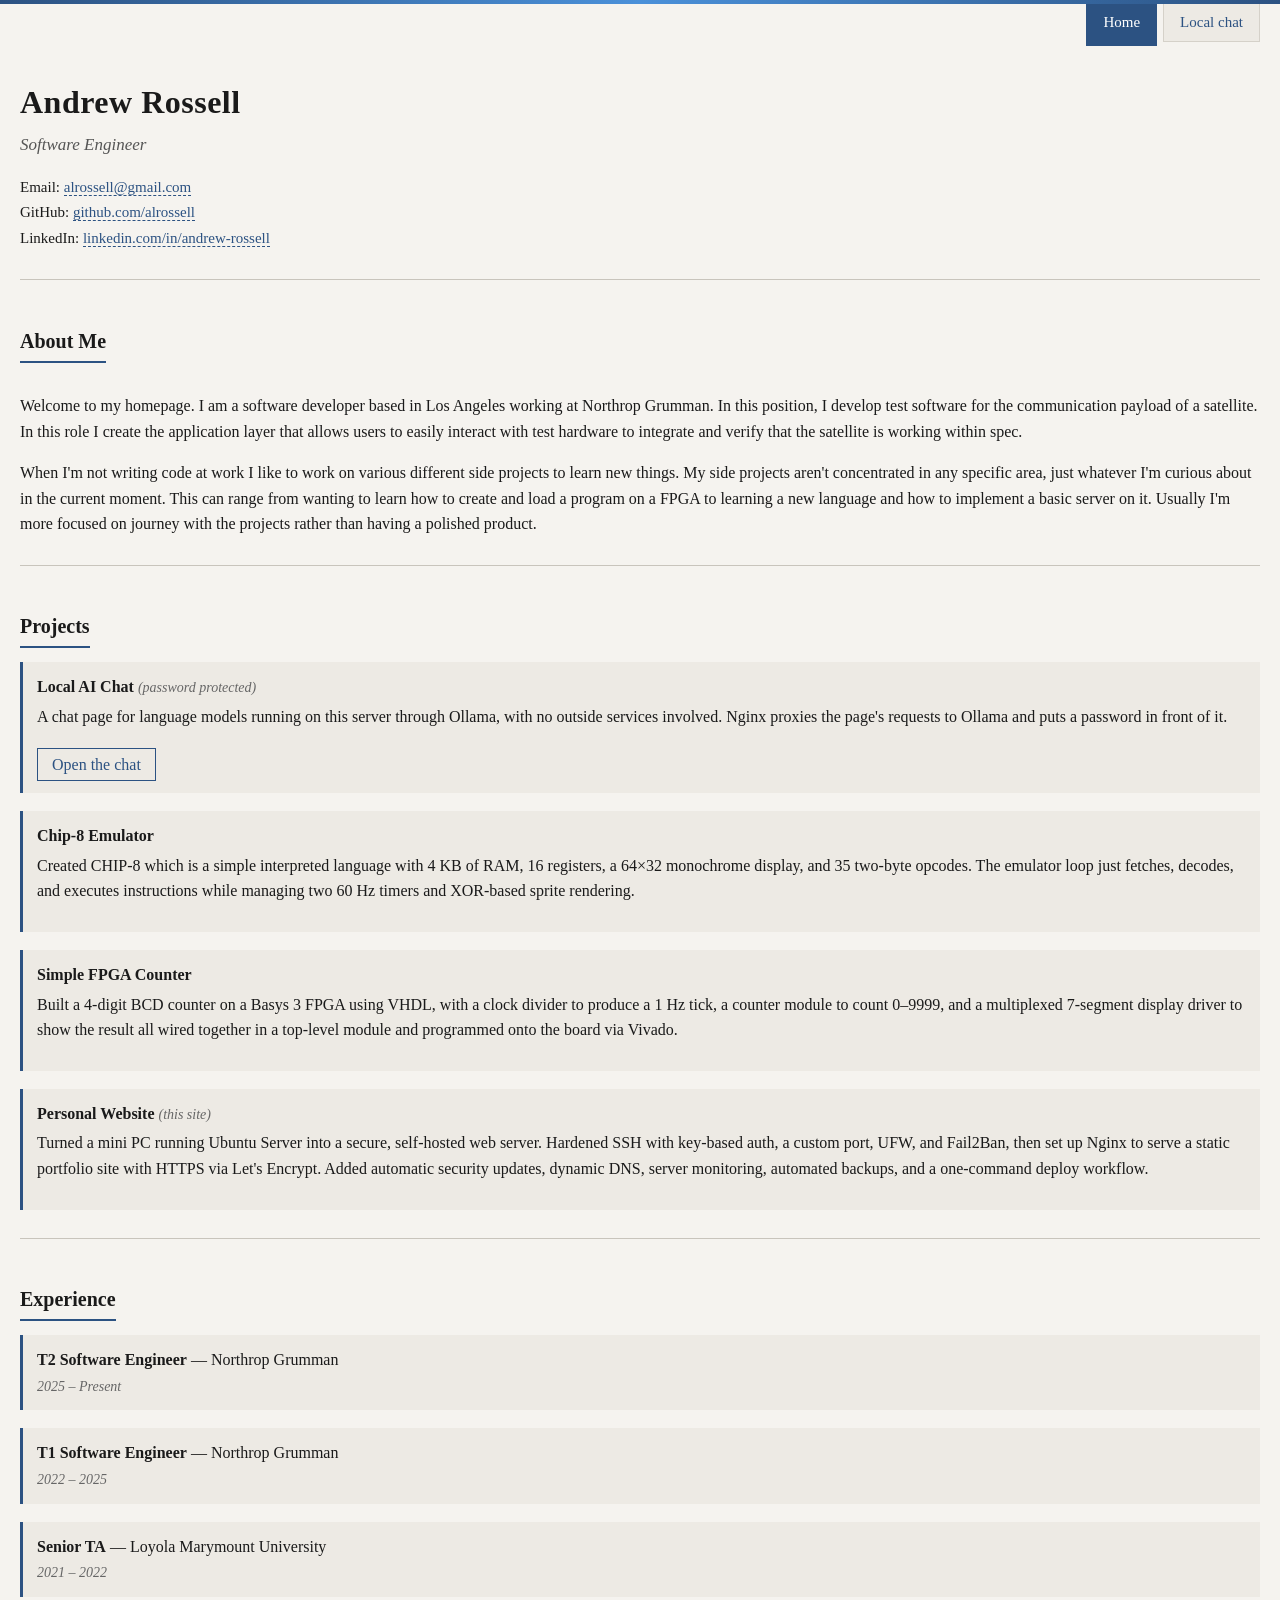
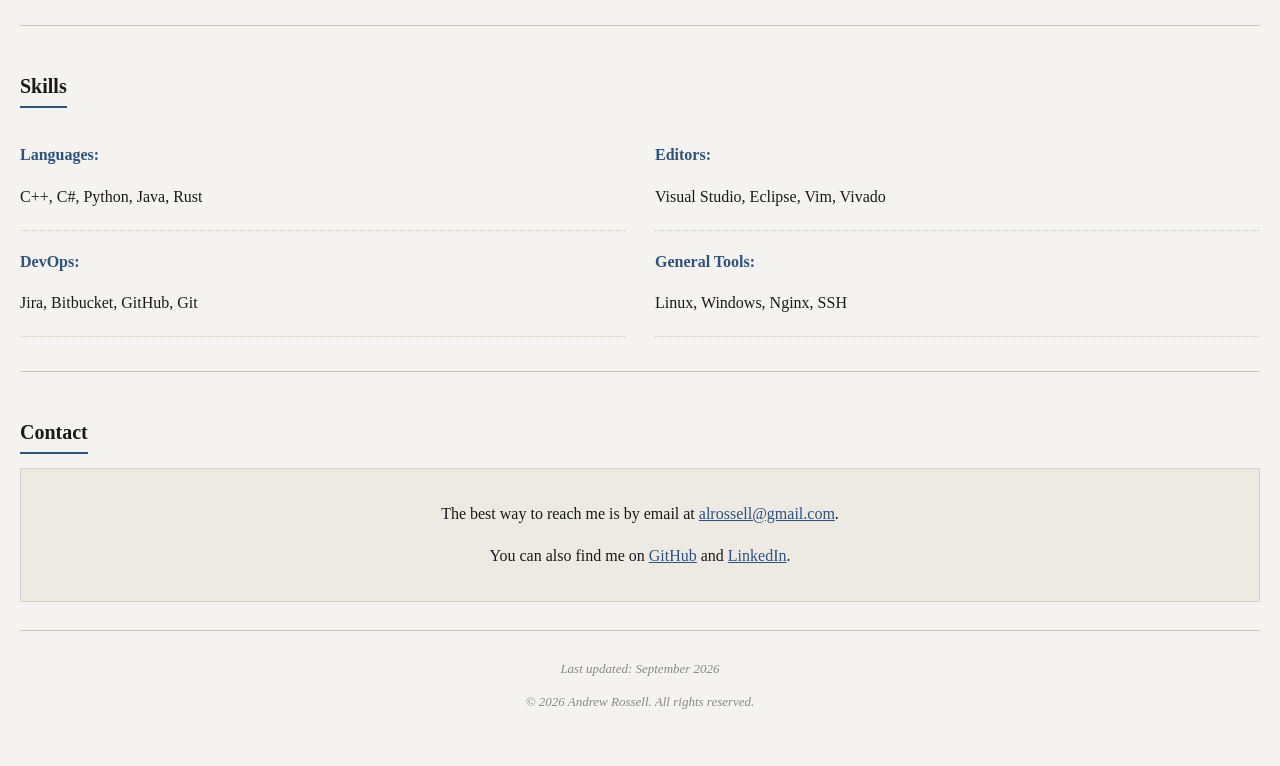
<file: index.html>
<!DOCTYPE html>
<html lang="en">
<head>
    <meta charset="UTF-8">
    <meta name="viewport" content="width=device-width, initial-scale=1.0">
    <title>Andrew Rossell - Personal Homepage</title>
    <link rel="stylesheet" href="css/style.css">
</head>
<body>

    <div class="accent-bar has-tabs"></div>

    <ul class="site-tabs" aria-label="Pages">
        <li><a href="index.html" aria-current="page">Home</a></li>
        <li><a href="model.html">Local chat</a></li>
    </ul>

    <div class="header-area">
        <div>
            <h1>Andrew Rossell</h1>
            <p class="title-line">Software Engineer</p>
            <div class="contact-info">
                Email: <a href="mailto:alrossell@gmail.com">alrossell@gmail.com</a><br>
                GitHub: <a href="https://github.com/alrossell">github.com/alrossell</a><br>
                LinkedIn: <a href="https://linkedin.com/in/andrew-rossell-18094a193">linkedin.com/in/andrew-rossell</a>
            </div>
        </div>
    </div>

    <hr>

    <h2>About Me</h2>

    <p>
      Welcome to my homepage. I am a software developer based in Los Angeles working at Northrop Grumman. In this position,
      I develop test software for the communication payload of a satellite. In this role I create the application layer that
      allows users to easily interact with test hardware to integrate and verify that the satellite is working within spec.
    </p>

    <p>
      When I'm not writing code at work I like to work on various different side projects to learn new things. My side projects
      aren't concentrated in any specific area, just whatever I'm curious about in the current moment. This can range from wanting
      to learn how to create and load a program on a FPGA to learning a new language and how to implement a basic server on it. Usually
      I'm more focused on journey with the projects rather than having a polished product.
    </p>

    <hr>

    <h2>Projects</h2>

    <div class="entry">
        <b>Local AI Chat</b> <span class="meta">(password protected)</span>
        <p>A chat page for language models running on this server through Ollama, with no outside services involved.
        Nginx proxies the page's requests to Ollama and puts a password in front of it.</p>
        <a class="entry-link" href="model.html">Open the chat</a>
    </div>

    <div class="entry">
        <b>Chip-8 Emulator</b>
        <p>Created CHIP-8 which is a simple interpreted language with 4 KB of RAM, 16 registers, a 64×32 monochrome display,
        and 35 two-byte opcodes. The emulator loop just fetches, decodes, and executes instructions while managing two 60 Hz
        timers and XOR-based sprite rendering.</p>
    </div>

    <div class="entry">
        <b>Simple FPGA Counter</b>
        <p>Built a 4-digit BCD counter on a Basys 3 FPGA using VHDL, with a clock divider to produce a 1 Hz tick, a counter module
        to count 0–9999, and a multiplexed 7-segment display driver to show the result all wired together in a top-level module
        and programmed onto the board via Vivado.</p>
    </div>

    <div class="entry">
        <b>Personal Website</b> <span class="meta">(this site)</span>
        <p>Turned a mini PC running Ubuntu Server into a secure, self-hosted web server. Hardened SSH with key-based auth,
        a custom port, UFW, and Fail2Ban, then set up Nginx to serve a static portfolio site with HTTPS via Let's Encrypt.
        Added automatic security updates, dynamic DNS, server monitoring, automated backups, and a one-command deploy workflow.</p>
    </div>

    <hr>

    <h2>Experience</h2>

    <div class="entry">
        <b>T2 Software Engineer</b> — Northrop Grumman<br>
        <span class="meta">2025 – Present</span>
    </div>

    <div class="entry">
        <b>T1 Software Engineer</b> — Northrop Grumman<br>
        <span class="meta">2022 – 2025</span>
    </div>

    <div class="entry">
        <b>Senior TA</b> — Loyola Marymount University<br>
        <span class="meta">2021 – 2022</span>
    </div>

    <hr>

    <h2>Skills</h2>

    <ul class="skills-grid">
        <li><b>Languages:</b><p>C++, C#, Python, Java, Rust</p></li>
        <li><b>Editors:</b><p>Visual Studio, Eclipse, Vim, Vivado</p></li>
        <li><b>DevOps:</b><p>Jira, Bitbucket, GitHub, Git</p></li>
        <li><b>General Tools:</b><p>Linux, Windows, Nginx, SSH</p></li>
    </ul>

    <hr>

    <h2>Contact</h2>

    <div class="contact-section">
        <p>The best way to reach me is by email at <a href="mailto:alrossell@gmail.com">alrossell@gmail.com</a>.</p>
        <p>You can also find me on <a href="https://github.com/alrossell">GitHub</a> and
          <a href="https://linkedin.com/in/andrew-rossell-18094a193">LinkedIn</a>.</p>
    </div>

    <hr>

    <p class="update-note">Last updated: September 2026</p>
    <p class="update-note">&copy; 2026 Andrew Rossell. All rights reserved.</p>

</body>
</html>
</file>
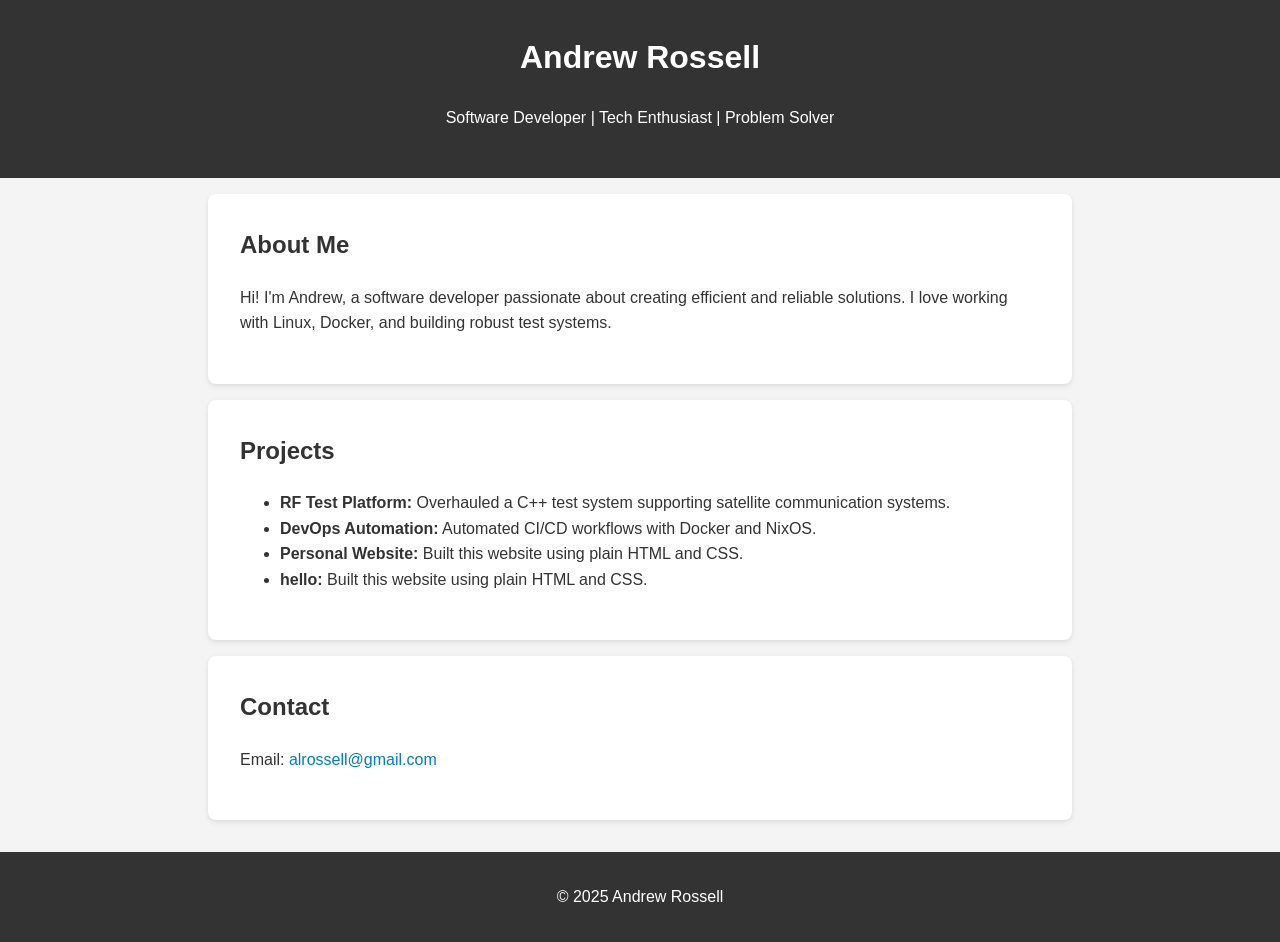
<file: personal-app/static/index.html>
<!DOCTYPE html>
<html lang="en">

<head>
  <meta charset="UTF-8">
  <meta name="viewport" content="width=device-width, initial-scale=1.0">
  <title>Andrew Rossell</title>
  <link rel="stylesheet" href="style.css">
</head>

<body>
  <header>
    <h1>Andrew Rossell</h1>
    <p>Software Developer | Tech Enthusiast | Problem Solver</p>
  </header>

  <section class="about">
    <h2>About Me</h2>
    <p>Hi! I'm Andrew, a software developer passionate about creating efficient and reliable solutions. I love working
      with Linux, Docker, and building robust test systems.</p>
  </section>

  <section class="projects">
    <h2>Projects</h2>
    <ul>
      <li><strong>RF Test Platform:</strong> Overhauled a C++ test system supporting satellite communication systems.
      </li>
      <li><strong>DevOps Automation:</strong> Automated CI/CD workflows with Docker and NixOS.</li>
      <li><strong>Personal Website:</strong> Built this website using plain HTML and CSS.</li>
      <li><strong>hello:</strong> Built this website using plain HTML and CSS.</li>
    </ul>
  </section>

  <section class="contact">
    <h2>Contact</h2>
    <p>Email: <a href="mailto:alrossell@gmail.com">alrossell@gmail.com</a></p>
  </section>

  <footer>
    <p>&copy; 2025 Andrew Rossell</p>
  </footer>
</body>

</html>
</file>
<file: css/style.css>
/* ==========================================================
   Shared stylesheet — used by the homepage and the chat page
   ========================================================== */

body {
    background-color: #f5f3ef;
    color: #1a1a1a;
    font-family: 'Times New Roman', Times, serif;
    font-size: 16px;
    margin: 0 auto;
    padding: 0 20px 40px;
    line-height: 1.6;
}

.accent-bar {
    height: 4px;
    background: linear-gradient(90deg, #2c5282, #4a90d9, #2c5282);
    margin: 0 -20px 30px;
}

a {
    color: #2c5282;
    transition: color 0.2s;
}

a:visited {
    color: #553c7b;
}

a:hover {
    color: #c0392b;
}

h1 {
    font-size: 32px;
    margin-bottom: 2px;
    letter-spacing: 0.5px;
}

h2 {
    font-size: 20px;
    border-bottom: 2px solid #2c5282;
    padding-bottom: 4px;
    display: inline-block;
    margin-bottom: 14px;
}

hr {
    border: none;
    border-top: 1px solid #c8c4bc;
    margin: 28px 0;
}

ul {
    padding-left: 25px;
}

li {
    margin-bottom: 6px;
}

.header-area {
    display: flex;
    align-items: flex-start;
    gap: 20px;
    flex-wrap: wrap;
    padding-top: 10px;
}

.title-line {
    color: #555;
    font-size: 17px;
    margin-top: 2px;
    font-style: italic;
}

.contact-info {
    font-size: 15px;
    line-height: 1.7;
    margin-top: 8px;
}

.contact-info a {
    text-decoration: none;
    border-bottom: 1px dashed #2c5282;
}

.contact-info a:hover {
    border-bottom-style: solid;
}

.entry {
    margin-bottom: 18px;
    padding: 12px 14px;
    background: #edeae4;
    border-left: 3px solid #2c5282;
    transition: border-color 0.2s, background 0.2s;
}

.entry:hover {
    border-left-color: #c0392b;
    background: #e8e5de;
}

.entry b {
    font-size: 16px;
}

.entry p {
    margin-top: 4px;
}

.entry .meta {
    color: #666;
    font-size: 14px;
    font-style: italic;
}

.skills-grid {
    display: grid;
    grid-template-columns: 1fr 1fr;
    gap: 8px 30px;
    padding-left: 0;
    list-style: none;
}

.skills-grid li {
    padding: 4px 0;
    border-bottom: 1px dotted #c8c4bc;
}

.skills-grid li b {
    color: #2c5282;
}

.contact-section {
    background: #edeae4;
    padding: 16px 18px;
    border: 1px solid #d5d1c9;
    text-align: center;
}

.update-note {
    font-size: 13px;
    color: #888;
    font-style: italic;
    text-align: center;
}

@media (max-width: 500px) {
    .skills-grid {
        grid-template-columns: 1fr;
    }
}

/* ==========================================================
   Chat page — same palette and type, full-height layout
   ========================================================== */

html:has(body.chat-page) {
    height: 100%;
}

body.chat-page {
    height: 100%;
    padding-bottom: 0;
    display: flex;
    flex-direction: column;
}

body.chat-page .accent-bar {
    flex-shrink: 0;
}

.chat-header {
    display: flex;
    align-items: flex-end;
    gap: 12px;
    flex-wrap: wrap;
    padding: 14px 0 12px;
    border-bottom: 1px solid #c8c4bc;
}

.chat-header > div {
    flex: 1;
}

.chat-header h1 {
    margin: 0;
}

.chat-header .title-line {
    margin: 0;
}

.chat-page select,
.chat-page button,
.chat-page textarea {
    font: inherit;
    color: inherit;
}

.chat-page select,
.chat-page textarea {
    background: #fbfaf7;
    border: 1px solid #c8c4bc;
    border-radius: 0;
}

.chat-page select {
    padding: 5px 8px;
    max-width: 50vw;
}

.chat-page button {
    background: transparent;
    border: 1px solid #2c5282;
    color: #2c5282;
    padding: 5px 14px;
    cursor: pointer;
    transition: color 0.2s, border-color 0.2s, background 0.2s;
}

.chat-page button:hover {
    color: #c0392b;
    border-color: #c0392b;
}

.chat-page button.primary {
    background: #2c5282;
    color: #ffffff;
    font-weight: bold;
}

.chat-page button.primary:hover {
    background: #c0392b;
    border-color: #c0392b;
    color: #ffffff;
}

.chat-page button:disabled {
    opacity: 0.5;
    cursor: default;
}

.chat-page :focus-visible {
    outline: 2px solid #2c5282;
    outline-offset: 2px;
}

#log {
    flex: 1;
    overflow-y: auto;
    padding: 24px 0;
}

.msg {
    max-width: 72ch;
    margin: 0 auto 18px;
    white-space: pre-wrap;
    word-wrap: break-word;
}

/* Assistant replies look like the homepage's .entry blocks */
.msg.assistant {
    padding: 12px 14px;
    background: #edeae4;
    border-left: 3px solid #2c5282;
}

.msg.user {
    width: fit-content;
    max-width: min(72ch, 85%);
    margin-left: auto;
    margin-right: max(0px, calc((100% - 72ch) / 2));
    padding: 10px 14px;
    background: #fbfaf7;
    border: 1px solid #d5d1c9;
}

.msg.error {
    color: #c0392b;
    border-left-color: #c0392b;
    font-style: italic;
}

.empty {
    max-width: 72ch;
    margin: 12vh auto 0;
    color: #888;
    font-style: italic;
    text-align: center;
}

.chat-form {
    display: flex;
    gap: 10px;
    padding: 14px 0 18px;
    border-top: 1px solid #c8c4bc;
}

.chat-form textarea {
    flex: 1;
    resize: none;
    min-height: 44px;
    max-height: 200px;
    padding: 10px 12px;
}

/* ==========================================================
   Page tabs — hang from the accent bar on every page
   ========================================================== */

.site-tabs {
    display: flex;
    justify-content: flex-end;
    align-items: flex-start;
    gap: 6px;
    margin: 0;
    padding: 0;
    list-style: none;
}

/* The tabs hang straight off the stripe, so it drops its bottom spacing */
.accent-bar.has-tabs {
    margin-bottom: 0;
}

.site-tabs li {
    margin: 0;
}

.site-tabs a,
.site-tabs a:visited {
    display: block;
    padding: 6px 16px 7px;
    background: #edeae4;
    border: 1px solid #d5d1c9;
    border-top: none;
    color: #2c5282;
    font-size: 15px;
    text-decoration: none;
    transition: color 0.2s, background 0.2s, padding 0.2s;
}

.site-tabs a:hover {
    background: #e8e5de;
    color: #c0392b;
    padding-bottom: 10px;
}

.site-tabs a[aria-current="page"],
.site-tabs a[aria-current="page"]:hover {
    background: #2c5282;
    border-color: #2c5282;
    color: #ffffff;
    padding-bottom: 11px;
}

body.chat-page .site-tabs {
    flex-shrink: 0;
}

/* Button-style link used to open the chat from the homepage */
.entry .entry-link,
.entry .entry-link:visited {
    display: inline-block;
    margin-top: 2px;
    padding: 3px 14px;
    border: 1px solid #2c5282;
    color: #2c5282;
    text-decoration: none;
    transition: color 0.2s, border-color 0.2s, background 0.2s;
}

.entry .entry-link:hover {
    background: #2c5282;
    color: #ffffff;
}

@media (prefers-reduced-motion: reduce) {
    .site-tabs a { transition: none; }
}
</file>
<file: personal-app/static/style.css>
body {
    font-family: Arial, sans-serif;
    margin: 0;
    padding: 0;
    line-height: 1.6;
    background-color: #f4f4f4;
    color: #333;
}

header {
    background-color: #333;
    color: #fff;
    padding: 2rem;
    text-align: center;
}

section {
    padding: 2rem;
    margin: 1rem auto;
    max-width: 800px;
    background-color: #fff;
    border-radius: 8px;
    box-shadow: 0 2px 5px rgba(0,0,0,0.1);
}

h1, h2 {
    margin-top: 0;
}

a {
    color: #007acc;
    text-decoration: none;
}

a:hover {
    text-decoration: underline;
}

footer {
    text-align: center;
    padding: 1rem;
    background-color: #333;
    color: #fff;
    margin-top: 2rem;
}

/* Responsive */
@media (max-width: 600px) {
    section {
        padding: 1rem;
    }
}
</file>
